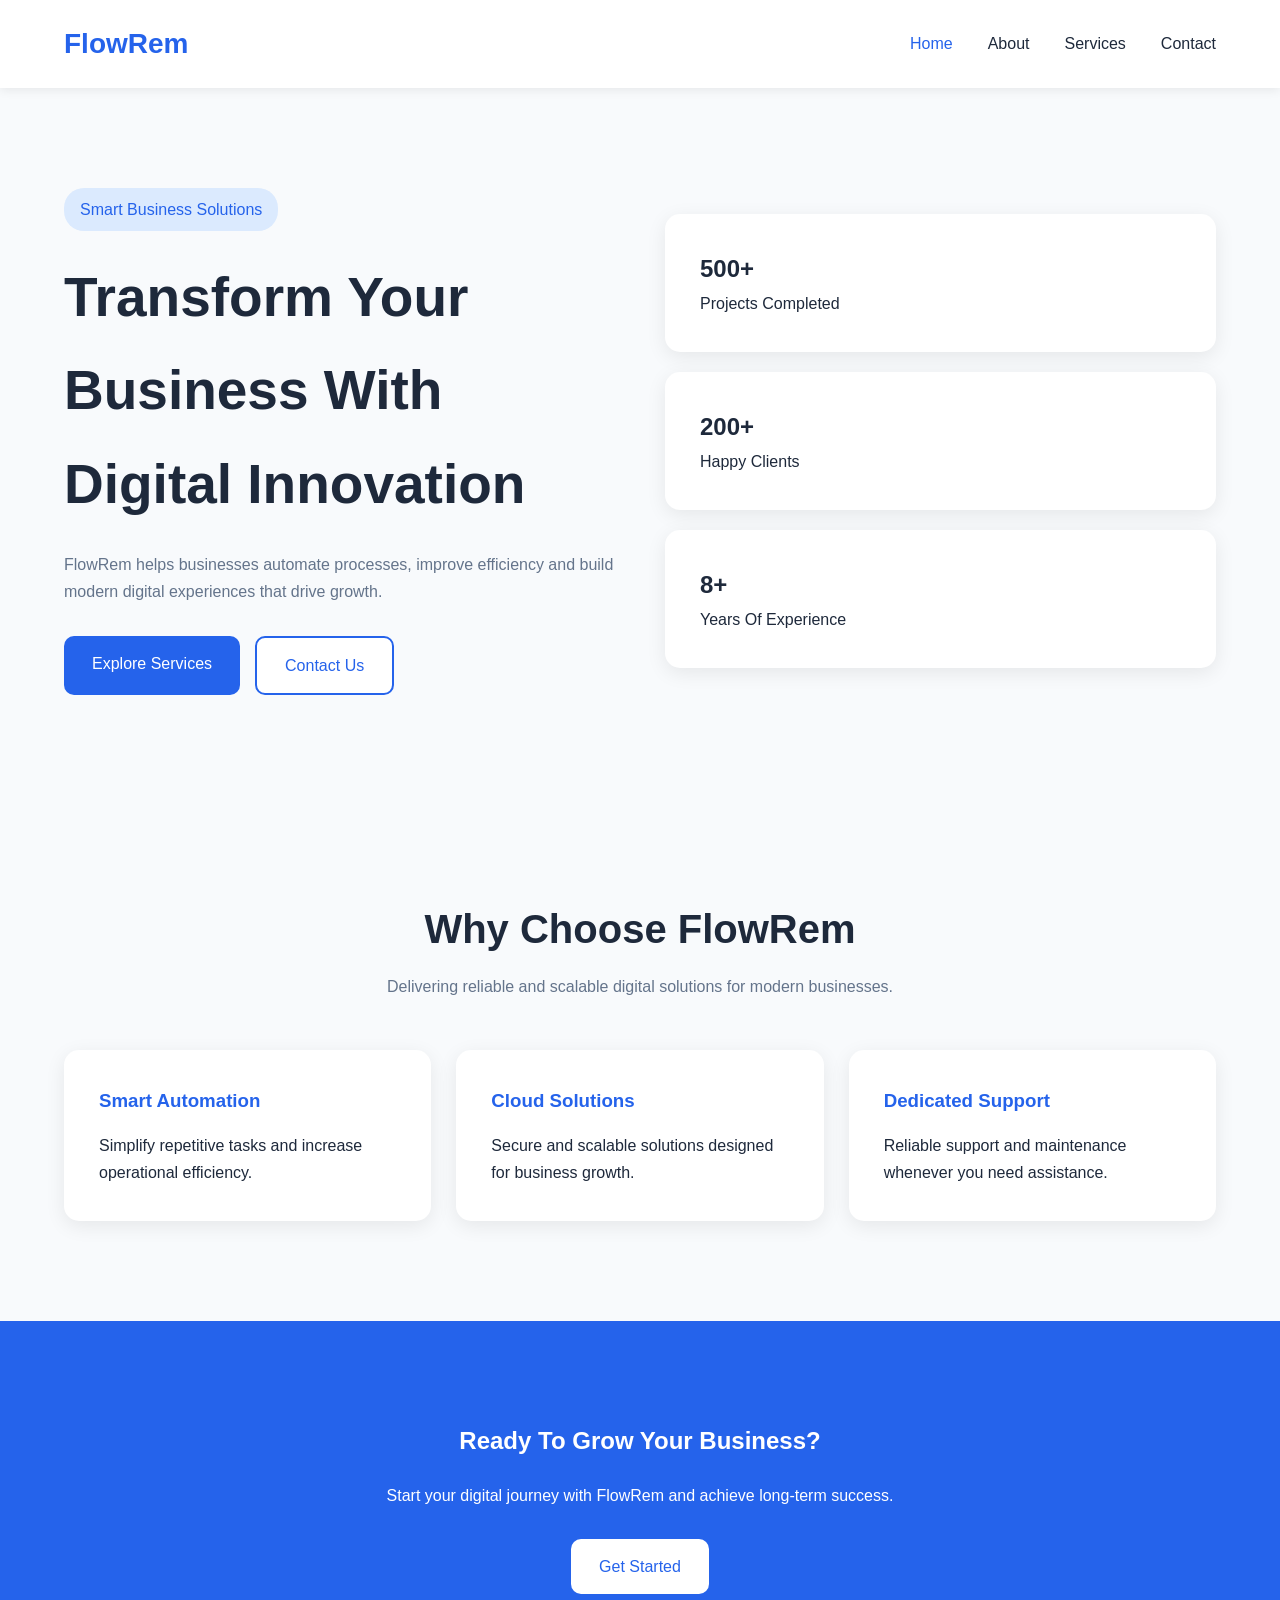
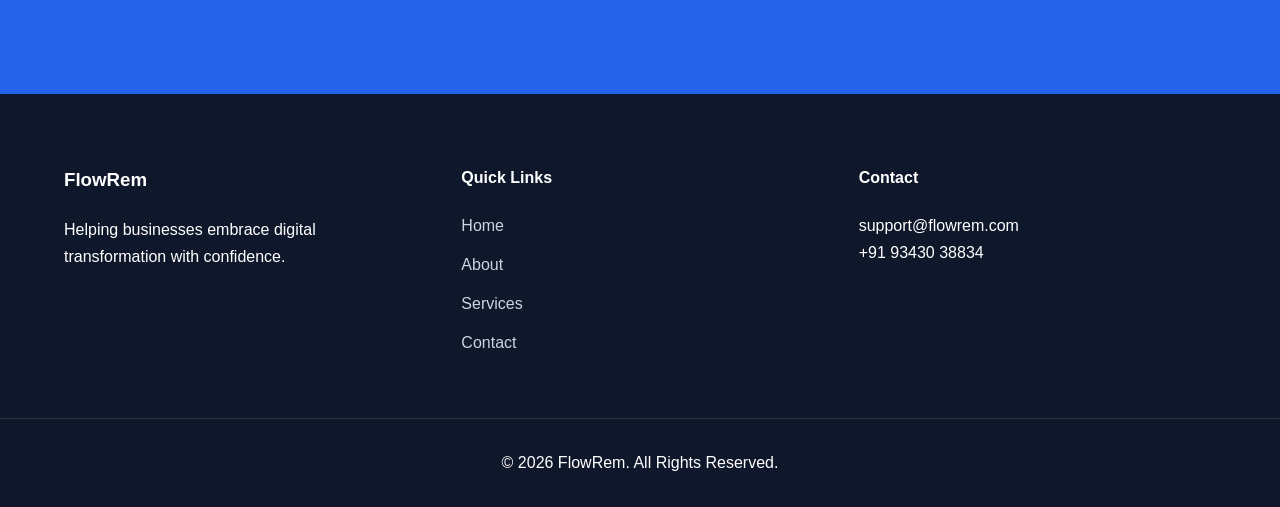
<file: index.html>
<!DOCTYPE html>
<html lang="en">

<head>

    <meta charset="UTF-8">

    <meta
        name="viewport"
        content="width=device-width, initial-scale=1.0">

    <title>
        FlowRem | Home
    </title>

    <link
        rel="stylesheet"
        href="style.css">

</head>

<body>

    <header class="header">

        <div class="container">

            <nav class="navbar">

                <a
                    href="index.html"
                    class="logo">

                    FlowRem

                </a>

                <button
                    class="menu-toggle"
                    id="menuToggle"
                    aria-label="Open Navigation Menu">

                    ☰

                </button>

                <ul
                    class="nav-links"
                    id="navLinks">

                    <li>
                        <a
                            href="index.html"
                            class="active">

                            Home

                        </a>
                    </li>

                    <li>
                        <a href="about.html">
                            About
                        </a>
                    </li>

                    <li>
                        <a href="services.html">
                            Services
                        </a>
                    </li>

                    <li>
                        <a href="contact.html">
                            Contact
                        </a>
                    </li>

                </ul>

            </nav>

        </div>

    </header>

    <main>

        <section class="hero">

            <div class="container">

                <div class="hero-content">

                    <div class="hero-text">

                        <span class="tag">
                            Smart Business Solutions
                        </span>

                        <h1>

                            Transform Your Business With Digital Innovation

                        </h1>

                        <p>

                            FlowRem helps businesses automate processes,
                            improve efficiency and build modern digital
                            experiences that drive growth.

                        </p>

                        <div class="hero-buttons">

                            <a
                                href="services.html"
                                class="btn">

                                Explore Services

                            </a>

                            <a
                                href="contact.html"
                                class="btn btn-outline">

                                Contact Us

                            </a>

                        </div>

                    </div>

                    <div class="hero-stats">

                        <div class="card">

                            <h2>
                                500+
                            </h2>

                            <p>
                                Projects Completed
                            </p>

                        </div>

                        <div class="card">

                            <h2>
                                200+
                            </h2>

                            <p>
                                Happy Clients
                            </p>

                        </div>

                        <div class="card">

                            <h2>
                                8+
                            </h2>

                            <p>
                                Years Of Experience
                            </p>

                        </div>

                    </div>

                </div>

            </div>

        </section>

        <section class="features">

            <div class="container">

                <div class="section-heading">

                    <h2>
                        Why Choose FlowRem
                    </h2>

                    <p>

                        Delivering reliable and scalable
                        digital solutions for modern businesses.

                    </p>

                </div>

                <div class="features-grid">

                    <div class="card">

                        <h3>
                            Smart Automation
                        </h3>

                        <p>

                            Simplify repetitive tasks and
                            increase operational efficiency.

                        </p>

                    </div>

                    <div class="card">

                        <h3>
                            Cloud Solutions
                        </h3>

                        <p>

                            Secure and scalable solutions
                            designed for business growth.

                        </p>

                    </div>

                    <div class="card">

                        <h3>
                            Dedicated Support
                        </h3>

                        <p>

                            Reliable support and maintenance
                            whenever you need assistance.

                        </p>

                    </div>

                </div>

            </div>

        </section>

        <section class="cta">

            <div class="container">

                <h2>

                    Ready To Grow Your Business?

                </h2>

                <p>

                    Start your digital journey with FlowRem
                    and achieve long-term success.

                </p>

                <a
                    href="contact.html"
                    class="btn">

                    Get Started

                </a>

            </div>

        </section>

    </main>

    <footer class="footer">

        <div class="container footer-content">

            <div>

                <h3>
                    FlowRem
                </h3>

                <p>
                    Helping businesses embrace digital
                    transformation with confidence.
                </p>

            </div>

            <div>

                <h4>
                    Quick Links
                </h4>

                <ul>

                    <li>
                        <a href="index.html">
                            Home
                        </a>
                    </li>

                    <li>
                        <a href="about.html">
                            About
                        </a>
                    </li>

                    <li>
                        <a href="services.html">
                            Services
                        </a>
                    </li>

                    <li>
                        <a href="contact.html">
                            Contact
                        </a>
                    </li>

                </ul>

            </div>

            <div>

                <h4>
                    Contact
                </h4>

                <p>
                    support@flowrem.com
                </p>

                <p>
                    +91 93430 38834
                </p>

            </div>

        </div>

        <div class="copyright">

            <p>

                © 2026 FlowRem. All Rights Reserved.

            </p>

        </div>

    </footer>

    <script src="script.js"></script>

</body>
</html>
</file>
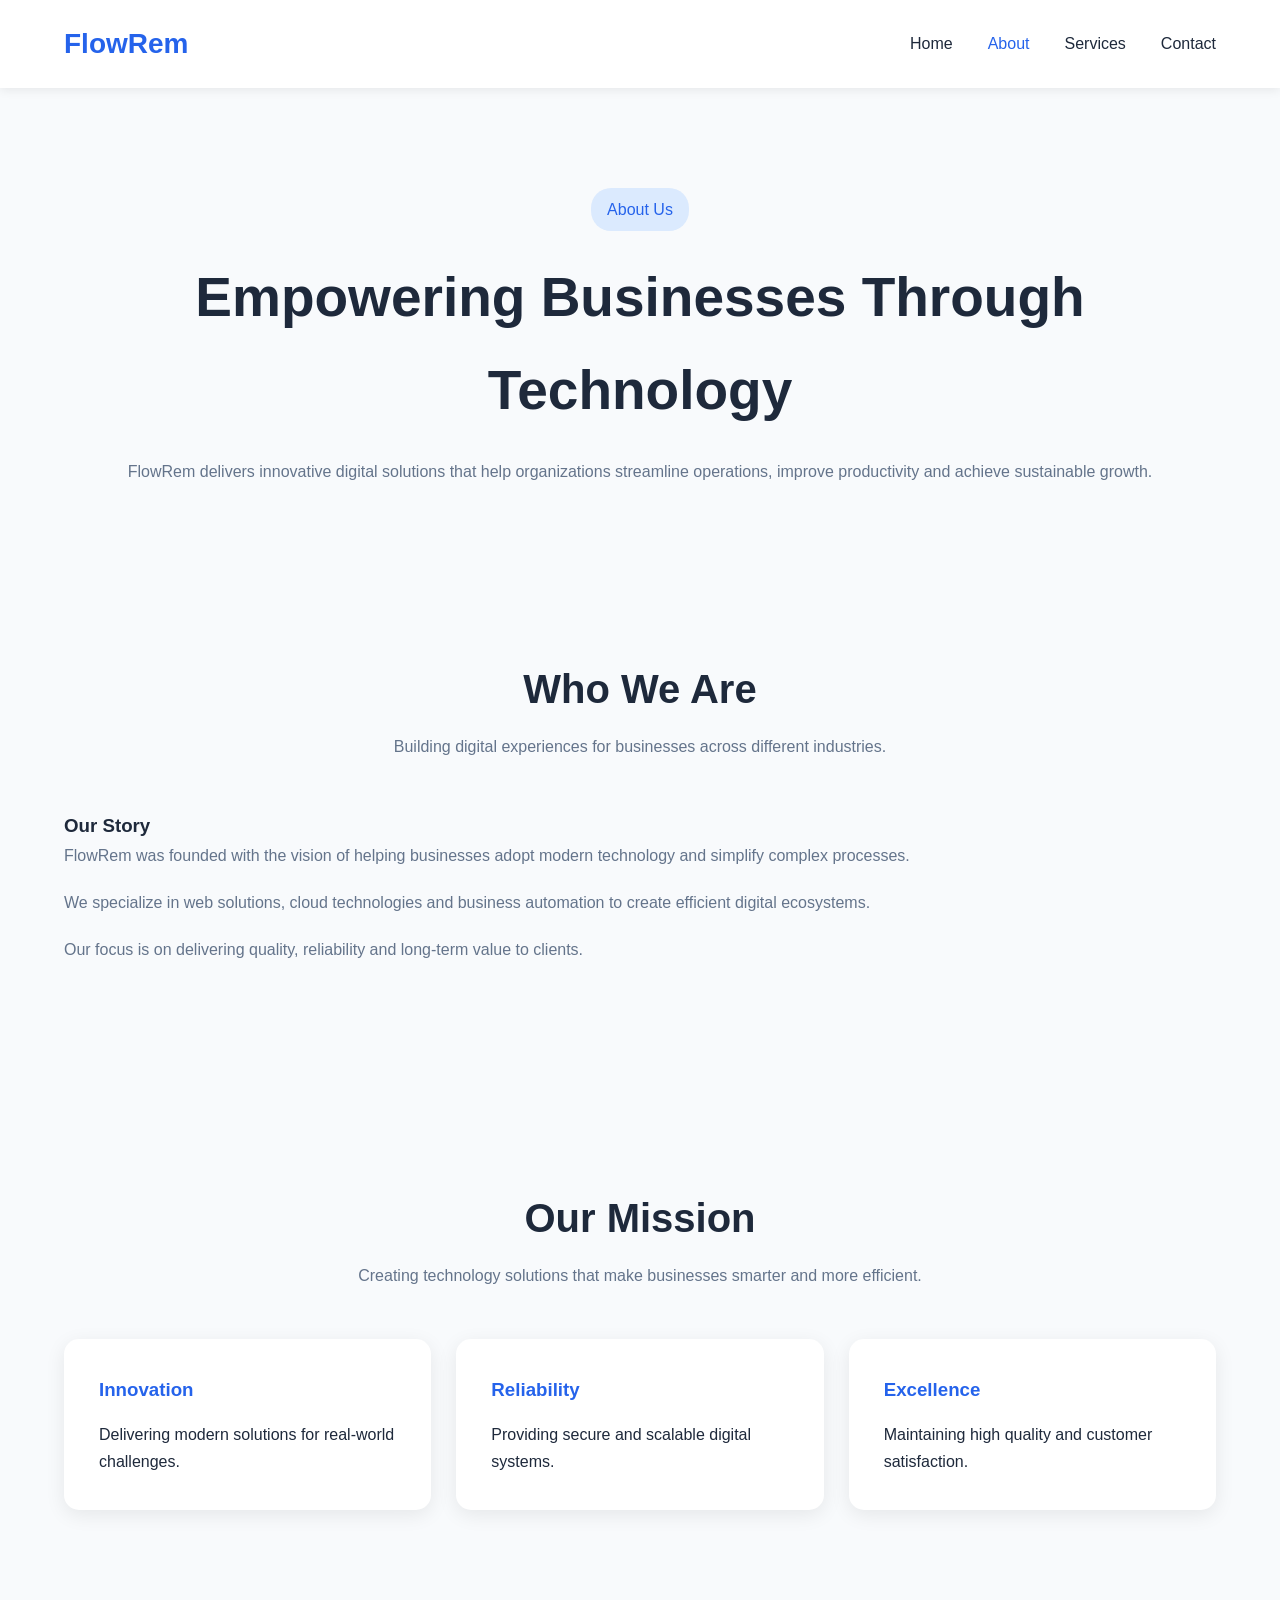
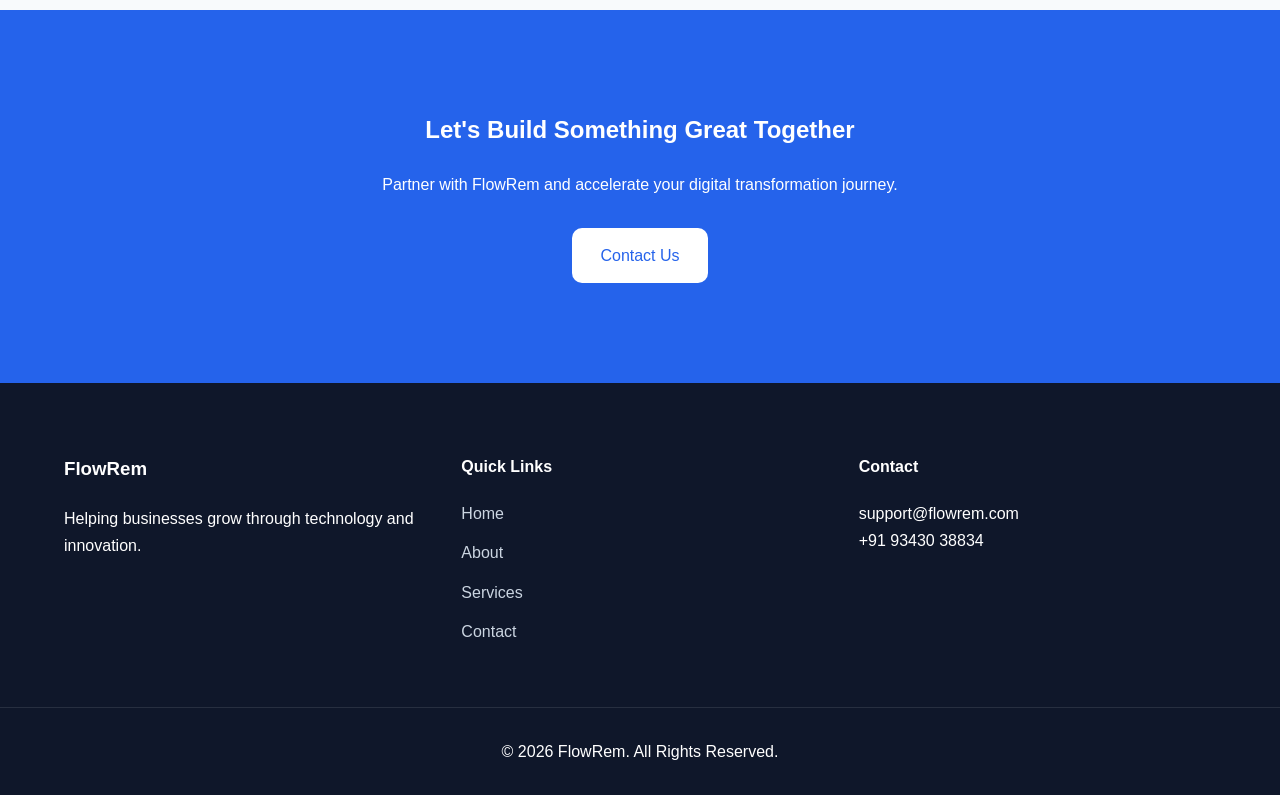
<file: about.html>
<!DOCTYPE html>
<html lang="en">

<head>

    <meta charset="UTF-8">

    <meta
        name="viewport"
        content="width=device-width, initial-scale=1.0">

    <title>
        About | FlowRem
    </title>

    <link
        rel="stylesheet"
        href="style.css">

</head>

<body>

    <header class="header">

        <div class="container">

            <nav class="navbar">

                <a
                    href="index.html"
                    class="logo">

                    FlowRem

                </a>

                <button
                    class="menu-toggle"
                    id="menuToggle"
                    aria-label="Open Navigation Menu">

                    ☰

                </button>

                <ul
                    class="nav-links"
                    id="navLinks">

                    <li>
                        <a href="index.html">
                            Home
                        </a>
                    </li>

                    <li>
                        <a
                            href="about.html"
                            class="active">

                            About

                        </a>
                    </li>

                    <li>
                        <a href="services.html">
                            Services
                        </a>
                    </li>

                    <li>
                        <a href="contact.html">
                            Contact
                        </a>
                    </li>

                </ul>

            </nav>

        </div>

    </header>

    <main>

        <section class="page-hero">

            <div class="container">

                <span class="tag">
                    About Us
                </span>

                <h1>
                    Empowering Businesses Through Technology
                </h1>

                <p>

                    FlowRem delivers innovative digital solutions
                    that help organizations streamline operations,
                    improve productivity and achieve sustainable growth.

                </p>

            </div>

        </section>

        <section class="about-section">

            <div class="container">

                <div class="section-heading">

                    <h2>
                        Who We Are
                    </h2>

                    <p>

                        Building digital experiences for businesses
                        across different industries.

                    </p>

                </div>

                <div class="about-grid">

                    <article class="about-content">

                        <h3>
                            Our Story
                        </h3>

                        <p>

                            FlowRem was founded with the vision of
                            helping businesses adopt modern technology
                            and simplify complex processes.

                        </p>

                        <p>

                            We specialize in web solutions, cloud
                            technologies and business automation
                            to create efficient digital ecosystems.

                        </p>

                        <p>

                            Our focus is on delivering quality,
                            reliability and long-term value to clients.

                        </p>

                    </article>

                </div>

            </div>

        </section>

        <section class="mission">

            <div class="container">

                <div class="section-heading">

                    <h2>
                        Our Mission
                    </h2>

                    <p>

                        Creating technology solutions that make
                        businesses smarter and more efficient.

                    </p>

                </div>

                <div class="features-grid">

                    <div class="card">

                        <h3>
                            Innovation
                        </h3>

                        <p>

                            Delivering modern solutions
                            for real-world challenges.

                        </p>

                    </div>

                    <div class="card">

                        <h3>
                            Reliability
                        </h3>

                        <p>

                            Providing secure and scalable
                            digital systems.

                        </p>

                    </div>

                    <div class="card">

                        <h3>
                            Excellence
                        </h3>

                        <p>

                            Maintaining high quality and
                            customer satisfaction.

                        </p>

                    </div>

                </div>

            </div>

        </section>

        <section class="cta">

            <div class="container">

                <h2>

                    Let's Build Something Great Together

                </h2>

                <p>

                    Partner with FlowRem and accelerate
                    your digital transformation journey.

                </p>

                <a
                    href="contact.html"
                    class="btn">

                    Contact Us

                </a>

            </div>

        </section>

    </main>

    <footer class="footer">

        <div class="container footer-content">

            <div>

                <h3>
                    FlowRem
                </h3>

                <p>

                    Helping businesses grow through
                    technology and innovation.

                </p>

            </div>

            <div>

                <h4>
                    Quick Links
                </h4>

                <ul>

                    <li>
                        <a href="index.html">
                            Home
                        </a>
                    </li>

                    <li>
                        <a href="about.html">
                            About
                        </a>
                    </li>

                    <li>
                        <a href="services.html">
                            Services
                        </a>
                    </li>

                    <li>
                        <a href="contact.html">
                            Contact
                        </a>
                    </li>

                </ul>

            </div>

            <div>

                <h4>
                    Contact
                </h4>

                <p>
                    support@flowrem.com
                </p>

                <p>
                    +91 93430 38834
                </p>

            </div>

        </div>

        <div class="copyright">

            <p>

                © 2026 FlowRem. All Rights Reserved.

            </p>

        </div>

    </footer>

    <script src="script.js"></script>

</body>
</html>
</file>
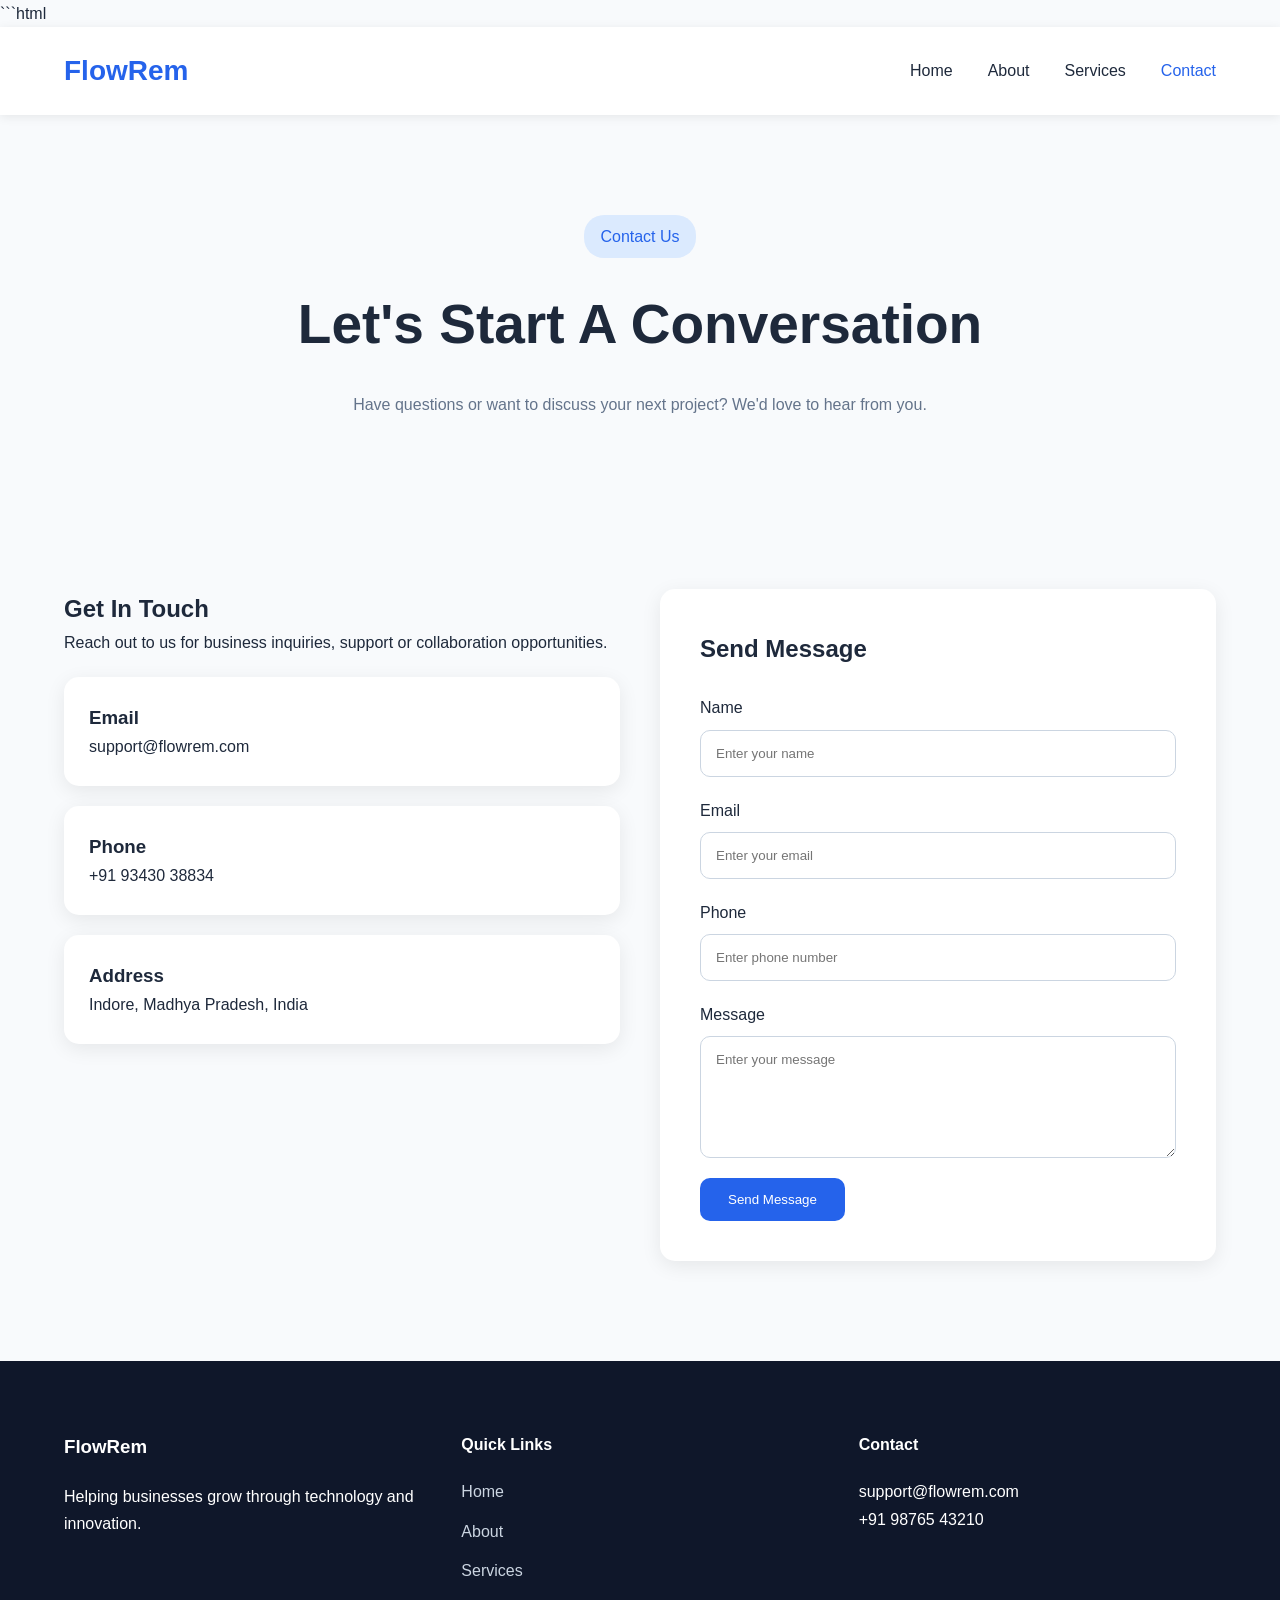
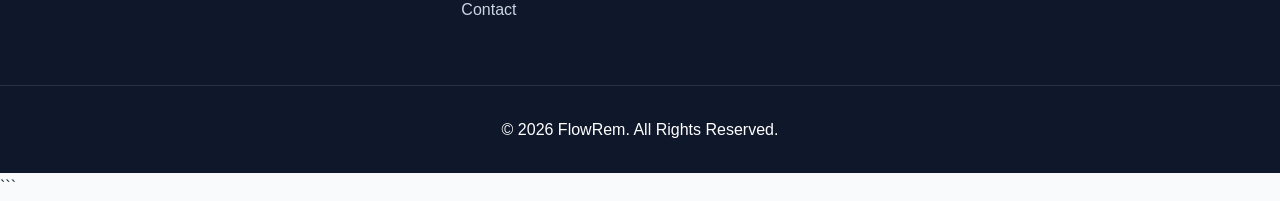
<file: contact.html>
```html
<!DOCTYPE html>
<html lang="en">

<head>

    <meta charset="UTF-8">

    <meta
        name="viewport"
        content="width=device-width, initial-scale=1.0">

    <title>
        Contact | FlowRem
    </title>

    <link
        rel="stylesheet"
        href="style.css">

</head>

<body>

    <header class="header">

        <div class="container">

            <nav class="navbar">

                <a
                    href="index.html"
                    class="logo">

                    FlowRem

                </a>

                <button
                    class="menu-toggle"
                    id="menuToggle"
                    aria-label="Open Navigation Menu">

                    ☰

                </button>

                <ul
                    class="nav-links"
                    id="navLinks">

                    <li>
                        <a href="index.html">
                            Home
                        </a>
                    </li>

                    <li>
                        <a href="about.html">
                            About
                        </a>
                    </li>

                    <li>
                        <a href="services.html">
                            Services
                        </a>
                    </li>

                    <li>
                        <a
                            href="contact.html"
                            class="active">

                            Contact

                        </a>
                    </li>

                </ul>

            </nav>

        </div>

    </header>

    <main>

        <section class="page-hero">

            <div class="container">

                <span class="tag">
                    Contact Us
                </span>

                <h1>
                    Let's Start A Conversation
                </h1>

                <p>

                    Have questions or want to discuss your next project?
                    We'd love to hear from you.

                </p>

            </div>

        </section>

        <section class="contact-section">

            <div class="container">

                <div class="contact-grid">

                    <div class="contact-info">

                        <h2>
                            Get In Touch
                        </h2>

                        <p>

                            Reach out to us for business inquiries,
                            support or collaboration opportunities.

                        </p>

                        <div class="contact-card">

                            <h3>
                                Email
                            </h3>

                            <p>
                                support@flowrem.com
                            </p>

                        </div>

                        <div class="contact-card">

                            <h3>
                                Phone
                            </h3>

                            <p>
                                +91 93430 38834
                            </p>

                        </div>

                        <div class="contact-card">

                            <h3>
                                Address
                            </h3>

                            <p>
                                Indore, Madhya Pradesh, India
                            </p>

                        </div>

                    </div>

                    <form class="contact-form">

                        <h2>
                            Send Message
                        </h2>

                        <div class="input-group">

                            <label>
                                Name
                            </label>

                            <input
                                type="text"
                                placeholder="Enter your name"
                                required>

                        </div>

                        <div class="input-group">

                            <label>
                                Email
                            </label>

                            <input
                                type="email"
                                placeholder="Enter your email"
                                required>

                        </div>

                        <div class="input-group">

                            <label>
                                Phone
                            </label>

                            <input
                                type="tel"
                                placeholder="Enter phone number">

                        </div>

                        <div class="input-group">

                            <label>
                                Message
                            </label>

                            <textarea
                                rows="6"
                                placeholder="Enter your message"
                                required></textarea>

                        </div>

                        <button
                            type="submit"
                            class="btn">

                            Send Message

                        </button>

                    </form>

                </div>

            </div>

        </section>

    </main>

    <footer class="footer">

        <div class="container footer-content">

            <div>

                <h3>
                    FlowRem
                </h3>

                <p>

                    Helping businesses grow through
                    technology and innovation.

                </p>

            </div>

            <div>

                <h4>
                    Quick Links
                </h4>

                <ul>

                    <li>
                        <a href="index.html">
                            Home
                        </a>
                    </li>

                    <li>
                        <a href="about.html">
                            About
                        </a>
                    </li>

                    <li>
                        <a href="services.html">
                            Services
                        </a>
                    </li>

                    <li>
                        <a href="contact.html">
                            Contact
                        </a>
                    </li>

                </ul>

            </div>

            <div>

                <h4>
                    Contact
                </h4>

                <p>
                    support@flowrem.com
                </p>

                <p>
                    +91 98765 43210
                </p>

            </div>

        </div>

        <div class="copyright">

            <p>

                © 2026 FlowRem. All Rights Reserved.

            </p>

        </div>

    </footer>

    <script src="script.js"></script>

</body>

</html>
```
</file>
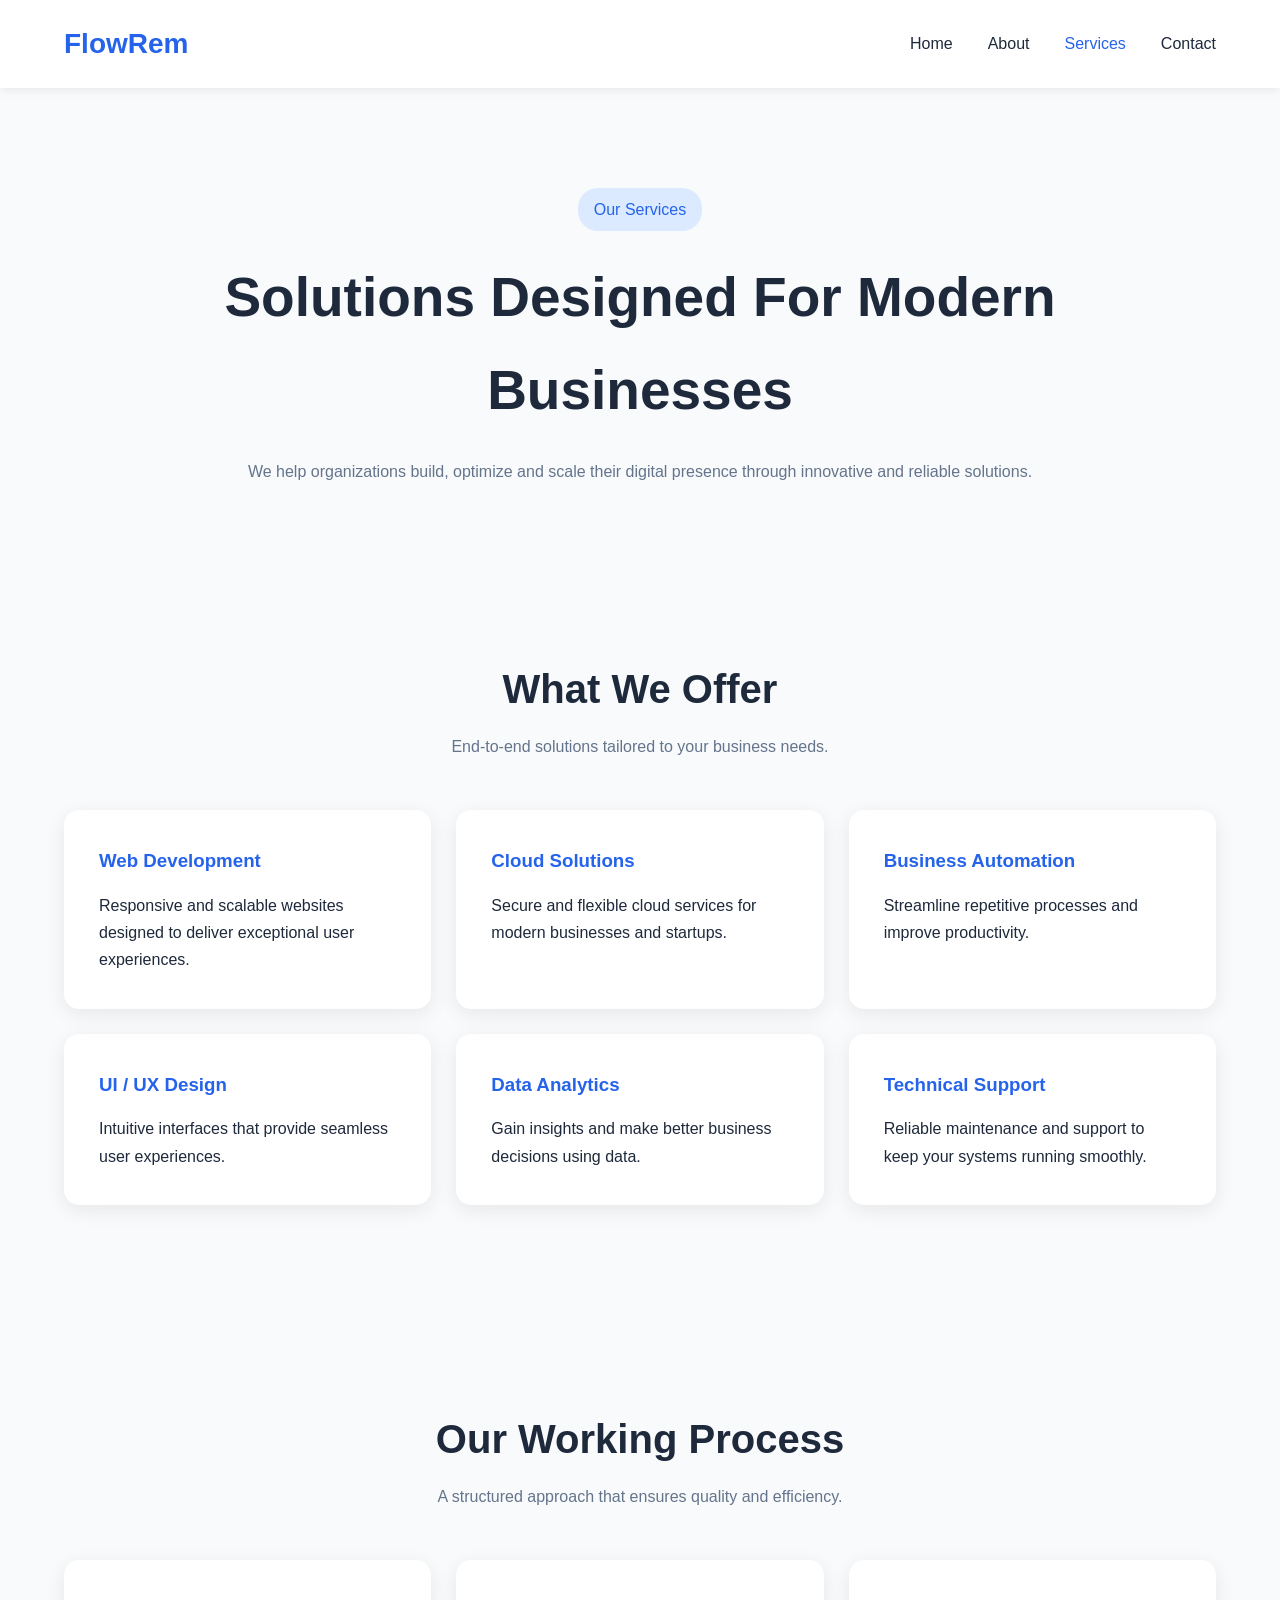
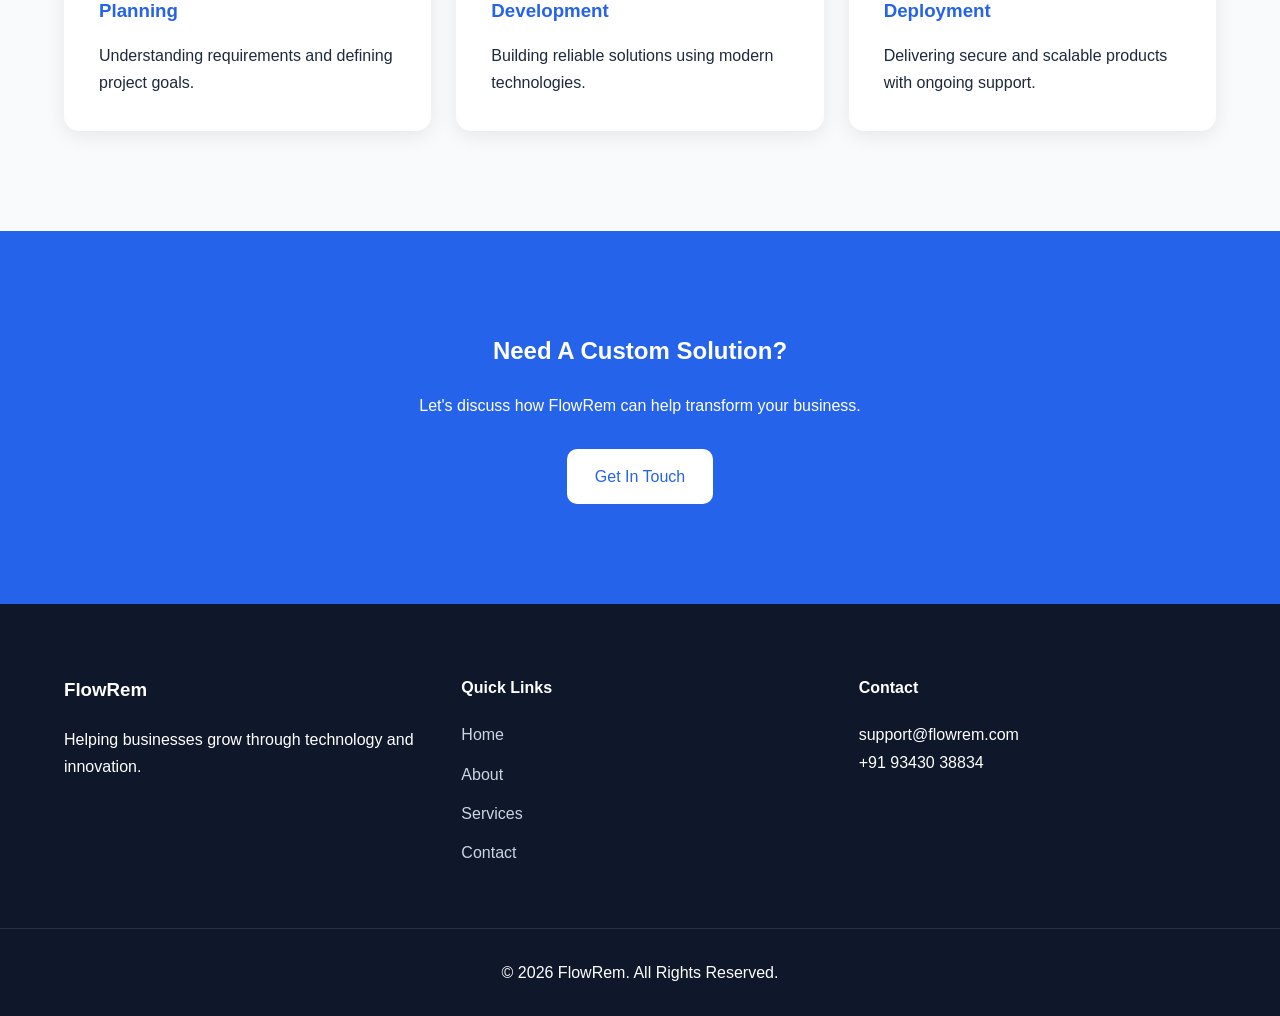
<file: services.html>
<!DOCTYPE html>
<html lang="en">

<head>

    <meta charset="UTF-8">

    <meta
        name="viewport"
        content="width=device-width, initial-scale=1.0">

    <title>
        Services | FlowRem
    </title>

    <link
        rel="stylesheet"
        href="style.css">

</head>

<body>

    <header class="header">

        <div class="container">

            <nav class="navbar">

                <a
                    href="index.html"
                    class="logo">

                    FlowRem

                </a>

                <button
                    class="menu-toggle"
                    id="menuToggle"
                    aria-label="Open Navigation Menu">

                    ☰

                </button>

                <ul
                    class="nav-links"
                    id="navLinks">

                    <li>
                        <a href="index.html">
                            Home
                        </a>
                    </li>

                    <li>
                        <a href="about.html">
                            About
                        </a>
                    </li>

                    <li>
                        <a
                            href="services.html"
                            class="active">

                            Services

                        </a>
                    </li>

                    <li>
                        <a href="contact.html">
                            Contact
                        </a>
                    </li>

                </ul>

            </nav>

        </div>

    </header>

    <main>

        <section class="page-hero">

            <div class="container">

                <span class="tag">
                    Our Services
                </span>

                <h1>
                    Solutions Designed For Modern Businesses
                </h1>

                <p>

                    We help organizations build, optimize and
                    scale their digital presence through
                    innovative and reliable solutions.

                </p>

            </div>

        </section>

        <section class="services-section">

            <div class="container">

                <div class="section-heading">

                    <h2>
                        What We Offer
                    </h2>

                    <p>

                        End-to-end solutions tailored
                        to your business needs.

                    </p>

                </div>

                <div class="services-grid">

                    <article class="card">

                        <h3>
                            Web Development
                        </h3>

                        <p>

                            Responsive and scalable websites
                            designed to deliver exceptional
                            user experiences.

                        </p>

                    </article>

                    <article class="card">

                        <h3>
                            Cloud Solutions
                        </h3>

                        <p>

                            Secure and flexible cloud services
                            for modern businesses and startups.

                        </p>

                    </article>

                    <article class="card">

                        <h3>
                            Business Automation
                        </h3>

                        <p>

                            Streamline repetitive processes
                            and improve productivity.

                        </p>

                    </article>

                    <article class="card">

                        <h3>
                            UI / UX Design
                        </h3>

                        <p>

                            Intuitive interfaces that provide
                            seamless user experiences.

                        </p>

                    </article>

                    <article class="card">

                        <h3>
                            Data Analytics
                        </h3>

                        <p>

                            Gain insights and make better
                            business decisions using data.

                        </p>

                    </article>

                    <article class="card">

                        <h3>
                            Technical Support
                        </h3>

                        <p>

                            Reliable maintenance and support
                            to keep your systems running smoothly.

                        </p>

                    </article>

                </div>

            </div>

        </section>

        <section class="process">

            <div class="container">

                <div class="section-heading">

                    <h2>
                        Our Working Process
                    </h2>

                    <p>

                        A structured approach that ensures
                        quality and efficiency.

                    </p>

                </div>

                <div class="process-grid">

                    <div class="card">

                        <h3>
                            Planning
                        </h3>

                        <p>

                            Understanding requirements and
                            defining project goals.

                        </p>

                    </div>

                    <div class="card">

                        <h3>
                            Development
                        </h3>

                        <p>

                            Building reliable solutions using
                            modern technologies.

                        </p>

                    </div>

                    <div class="card">

                        <h3>
                            Deployment
                        </h3>

                        <p>

                            Delivering secure and scalable
                            products with ongoing support.

                        </p>

                    </div>

                </div>

            </div>

        </section>

        <section class="cta">

            <div class="container">

                <h2>

                    Need A Custom Solution?

                </h2>

                <p>

                    Let's discuss how FlowRem can help
                    transform your business.

                </p>

                <a
                    href="contact.html"
                    class="btn">

                    Get In Touch

                </a>

            </div>

        </section>

    </main>

    <footer class="footer">

        <div class="container footer-content">

            <div>

                <h3>
                    FlowRem
                </h3>

                <p>

                    Helping businesses grow through
                    technology and innovation.

                </p>

            </div>

            <div>

                <h4>
                    Quick Links
                </h4>

                <ul>

                    <li>
                        <a href="index.html">
                            Home
                        </a>
                    </li>

                    <li>
                        <a href="about.html">
                            About
                        </a>
                    </li>

                    <li>
                        <a href="services.html">
                            Services
                        </a>
                    </li>

                    <li>
                        <a href="contact.html">
                            Contact
                        </a>
                    </li>

                </ul>

            </div>

            <div>

                <h4>
                    Contact
                </h4>

                <p>
                    support@flowrem.com
                </p>

                <p>
                    +91 93430 38834
                </p>

            </div>

        </div>

        <div class="copyright">

            <p>

                © 2026 FlowRem. All Rights Reserved.

            </p>

        </div>

    </footer>

    <script src="script.js"></script>

</body>

</html>
</file>
<file: style.css>
*{
    margin:0;
    padding:0;
    box-sizing:border-box;
    font-family:Arial, sans-serif;
}

html{
    scroll-behavior:smooth;
}

body{
    background:#f8fafc;
    color:#1e293b;
    line-height:1.7;
}

.container{
    width:90%;
    max-width:1200px;
    margin:auto;
}

.header{
    background:white;
    box-shadow:0 2px 10px rgba(0,0,0,0.08);
    position:sticky;
    top:0;
    z-index:100;
}

.navbar{
    display:flex;
    justify-content:space-between;
    align-items:center;
    padding:20px 0;
}

.logo{
    text-decoration:none;
    font-size:28px;
    font-weight:700;
    color:#2563eb;
}

.nav-links{
    list-style:none;
    display:flex;
    gap:35px;
}

.nav-links a{
    text-decoration:none;
    color:#1e293b;
    transition:0.3s;
}

.nav-links a:hover,
.nav-links .active{
    color:#2563eb;
}

.menu-toggle{
    display:none;
    background:none;
    border:none;
    font-size:28px;
    cursor:pointer;
}

.hero{
    padding:100px 0;
}

.hero-content{
    display:flex;
    justify-content:space-between;
    align-items:center;
    gap:50px;
}

.hero-text{
    flex:1;
}

.tag{
    background:#dbeafe;
    color:#2563eb;
    padding:8px 16px;
    border-radius:20px;
    display:inline-block;
    margin-bottom:20px;
}

.hero-text h1,
.page-hero h1{
    font-size:55px;
    margin-bottom:20px;
}

.hero-text p,
.page-hero p{
    color:#64748b;
    margin-bottom:30px;
}

.hero-buttons{
    display:flex;
    gap:15px;
}

.btn{
    display:inline-block;
    text-decoration:none;
    background:#2563eb;
    color:white;
    padding:14px 28px;
    border-radius:10px;
    transition:0.3s;
}

.btn:hover{
    background:#1d4ed8;
}

.btn-outline{
    background:white;
    border:2px solid #2563eb;
    color:#2563eb;
}

.btn-outline:hover{
    background:#2563eb;
    color:white;
}

.hero-stats{
    flex:1;
    display:grid;
    grid-template-columns:repeat(1,1fr);
    gap:20px;
}

.section-heading{
    text-align:center;
    margin-bottom:50px;
}

.section-heading h2{
    font-size:40px;
    margin-bottom:10px;
}

.section-heading p{
    color:#64748b;
}

.features,
.services-section,
.about-section,
.process,
.team,
.mission,
.contact-section{
    padding:100px 0;
}

.features-grid,
.services-grid,
.process-grid{
    display:grid;
    grid-template-columns:repeat(3,1fr);
    gap:25px;
}

.card{
    background:white;
    padding:35px;
    border-radius:15px;
    box-shadow:0 5px 20px rgba(0,0,0,0.08);
    transition:0.3s;
}

.card:hover{
    transform:translateY(-8px);
}

.card h3{
    margin-bottom:15px;
    color:#2563eb;
}

.page-hero{
    padding:100px 0 40px;
    text-align:center;
}

.about-grid{
    display:grid;
    grid-template-columns:1fr;
    gap:30px;
}

.about-content p{
    margin-bottom:20px;
    color:#64748b;
}

.contact-grid{
    display:grid;
    grid-template-columns:1fr 1fr;
    gap:40px;
}

.contact-card{
    background:white;
    padding:25px;
    margin-top:20px;
    border-radius:15px;
    box-shadow:0 5px 20px rgba(0,0,0,0.08);
}

.contact-form{
    background:white;
    padding:40px;
    border-radius:15px;
    box-shadow:0 5px 20px rgba(0,0,0,0.08);
}

.contact-form h2{
    margin-bottom:25px;
}

.input-group{
    margin-bottom:20px;
}

.input-group label{
    display:block;
    margin-bottom:8px;
}

.input-group input,
.input-group textarea{
    width:100%;
    padding:15px;
    border:1px solid #cbd5e1;
    border-radius:10px;
    outline:none;
}

.input-group input:focus,
.input-group textarea:focus{
    border-color:#2563eb;
}

.contact-form button{
    border:none;
    cursor:pointer;
}

.cta{
    background:#2563eb;
    color:white;
    text-align:center;
    padding:100px 0;
}

.cta p{
    margin:20px 0 30px;
}

.cta .btn{
    background:white;
    color:#2563eb;
}

.footer{
    background:#0f172a;
    color:white;
    padding-top:70px;
}

.footer-content{
    display:grid;
    grid-template-columns:repeat(3,1fr);
    gap:40px;
}

.footer h3,
.footer h4{
    margin-bottom:20px;
}

.footer ul{
    list-style:none;
}

.footer ul li{
    margin-bottom:12px;
}

.footer ul a{
    text-decoration:none;
    color:#cbd5e1;
}

.copyright{
    text-align:center;
    padding:30px 0;
    margin-top:50px;
    border-top:1px solid rgba(255,255,255,0.1);
}

@media(max-width:768px){

    .menu-toggle{
        display:block;
    }

    .nav-links{
        display:none;
    }

    .hero-content{
        flex-direction:column;
    }

    .hero-text h1,
    .page-hero h1{
        font-size:40px;
    }

    .features-grid,
    .services-grid,
    .process-grid,
    .footer-content,
    .contact-grid{
        grid-template-columns:1fr;
    }

    .hero-buttons{
        flex-direction:column;
    }
}
</file>
